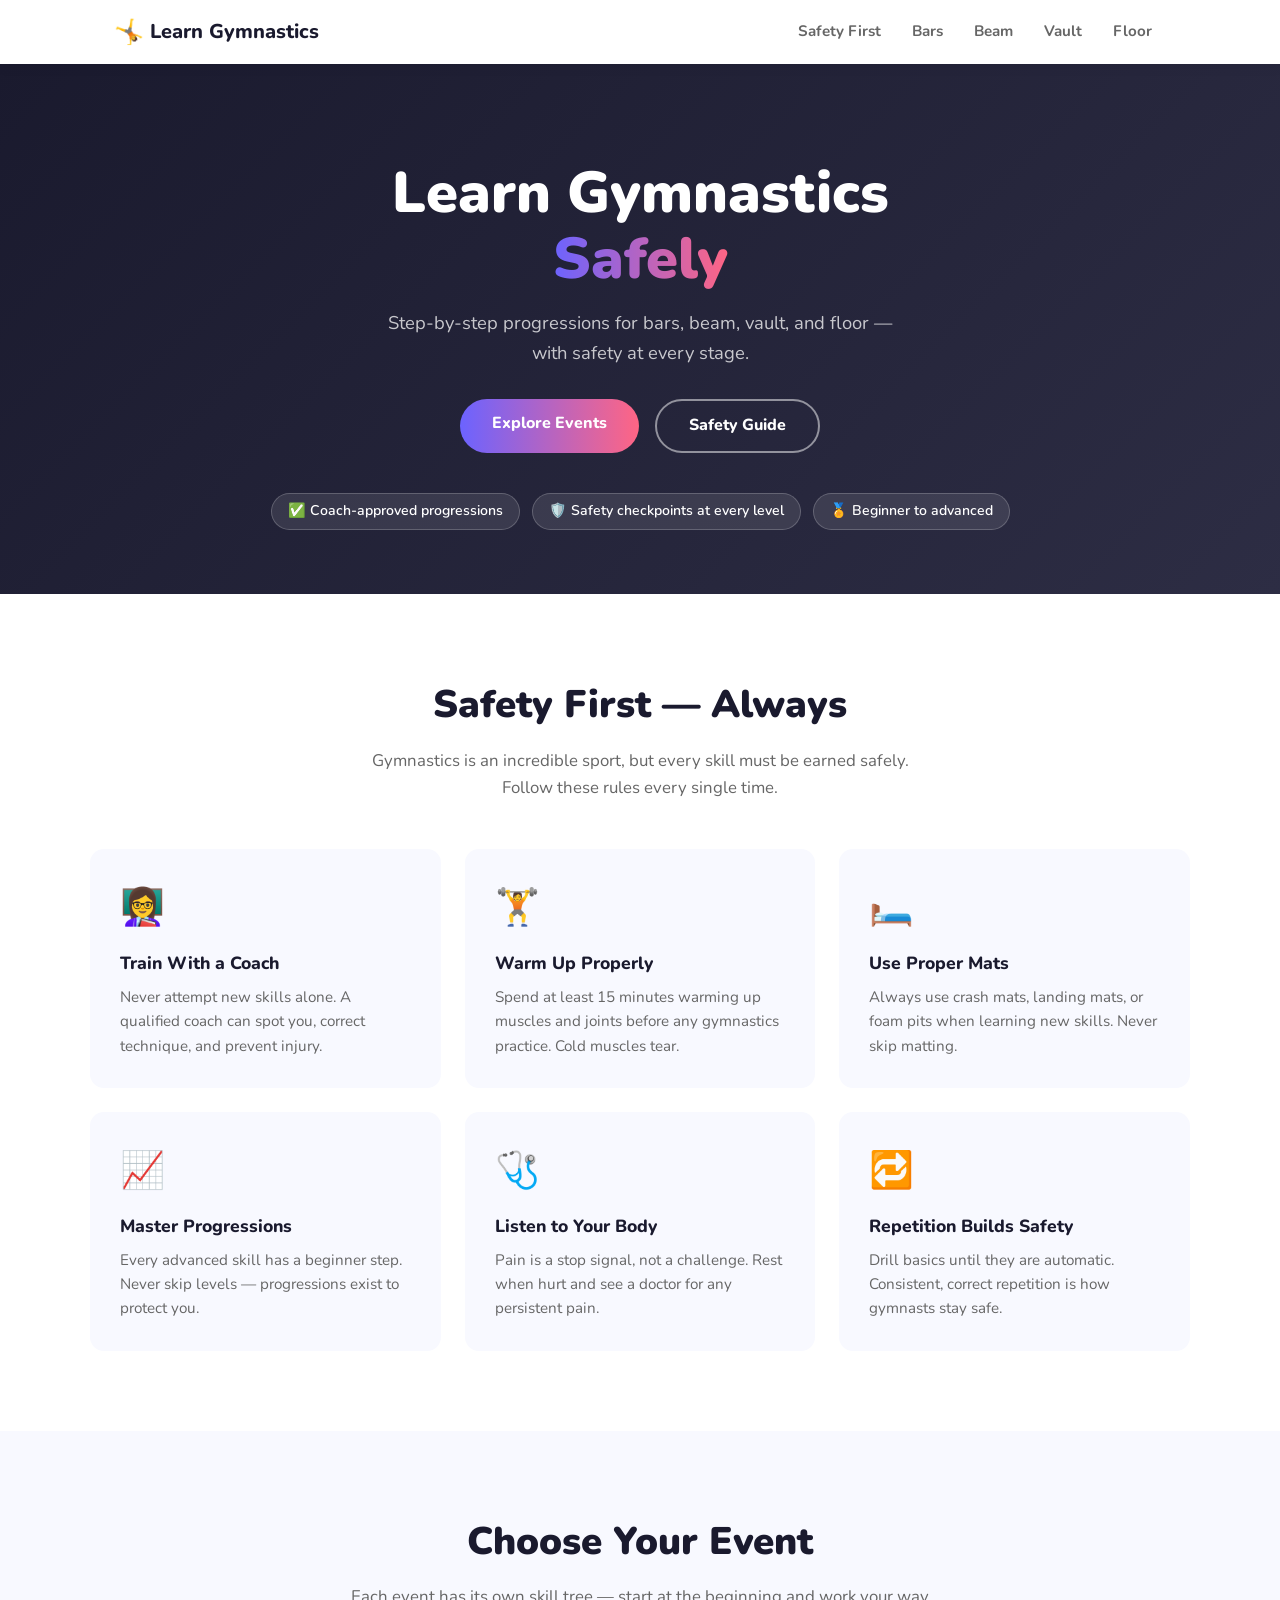
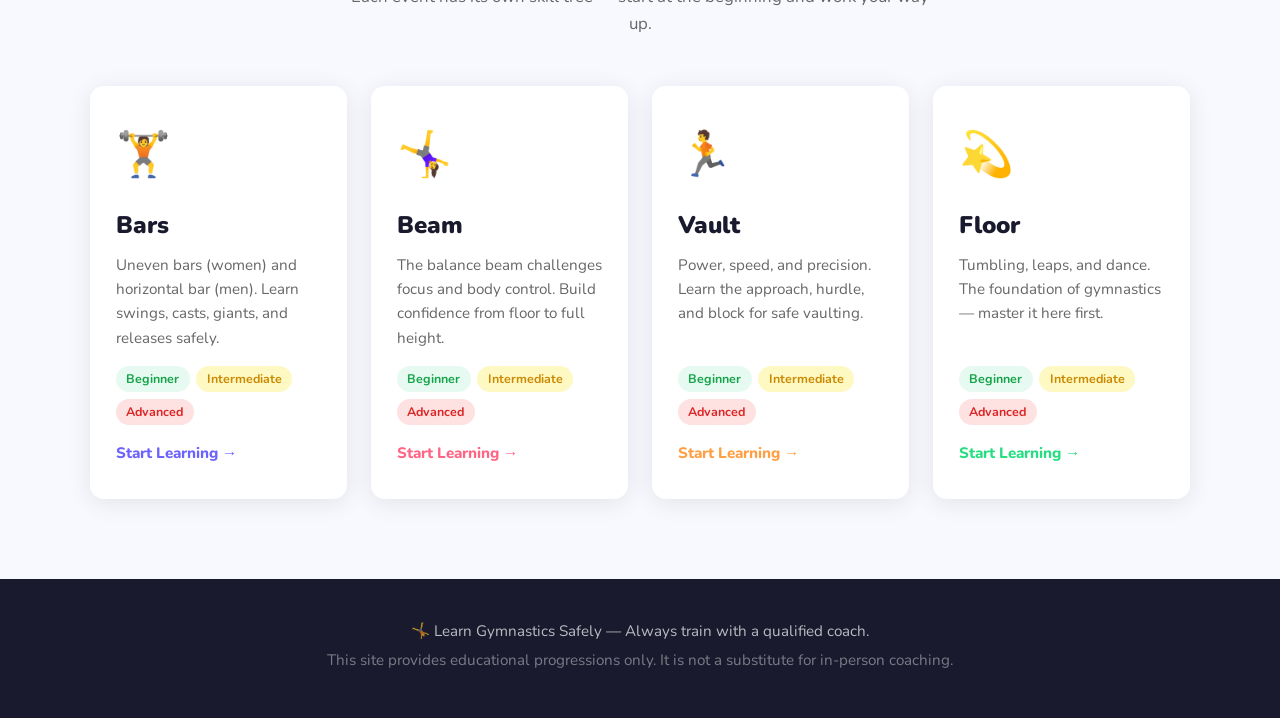
<file: index.html>
<!DOCTYPE html>
<html lang="en">
<head>
  <meta charset="UTF-8" />
  <meta name="viewport" content="width=device-width, initial-scale=1.0" />
  <title>Learn Gymnastics Safely</title>
  <link rel="stylesheet" href="css/style.css" />
  <link rel="preconnect" href="https://fonts.googleapis.com" />
  <link href="https://fonts.googleapis.com/css2?family=Nunito:wght@400;600;700;800;900&display=swap" rel="stylesheet" />
</head>
<body>

  <!-- Navigation -->
  <nav class="navbar" id="navbar">
    <div class="nav-container">
      <a href="index.html" class="nav-logo">
        <span class="logo-icon">🤸</span>
        <span>Learn Gymnastics</span>
      </a>
      <button class="nav-toggle" id="navToggle" aria-label="Toggle menu">
        <span></span><span></span><span></span>
      </button>
      <ul class="nav-links" id="navLinks">
        <li><a href="#safety">Safety First</a></li>
        <li><a href="bars.html" class="event-link bars-link">Bars</a></li>
        <li><a href="beam.html" class="event-link beam-link">Beam</a></li>
        <li><a href="vault.html" class="event-link vault-link">Vault</a></li>
        <li><a href="floor.html" class="event-link floor-link">Floor</a></li>
      </ul>
    </div>
  </nav>

  <!-- Hero -->
  <header class="hero">
    <div class="hero-content">
      <h1>Learn Gymnastics <span class="highlight">Safely</span></h1>
      <p class="hero-sub">Step-by-step progressions for bars, beam, vault, and floor — with safety at every stage.</p>
      <div class="hero-buttons">
        <a href="#events" class="btn btn-primary">Explore Events</a>
        <a href="#safety" class="btn btn-outline">Safety Guide</a>
      </div>
    </div>
    <div class="hero-badges">
      <div class="badge">✅ Coach-approved progressions</div>
      <div class="badge">🛡️ Safety checkpoints at every level</div>
      <div class="badge">🏅 Beginner to advanced</div>
    </div>
  </header>

  <!-- Safety First Section -->
  <section class="section safety-section" id="safety">
    <div class="container">
      <h2 class="section-title">Safety First — Always</h2>
      <p class="section-sub">Gymnastics is an incredible sport, but every skill must be earned safely. Follow these rules every single time.</p>
      <div class="safety-grid">
        <div class="safety-card">
          <div class="safety-icon">👩‍🏫</div>
          <h3>Train With a Coach</h3>
          <p>Never attempt new skills alone. A qualified coach can spot you, correct technique, and prevent injury.</p>
        </div>
        <div class="safety-card">
          <div class="safety-icon">🏋️</div>
          <h3>Warm Up Properly</h3>
          <p>Spend at least 15 minutes warming up muscles and joints before any gymnastics practice. Cold muscles tear.</p>
        </div>
        <div class="safety-card">
          <div class="safety-icon">🛏️</div>
          <h3>Use Proper Mats</h3>
          <p>Always use crash mats, landing mats, or foam pits when learning new skills. Never skip matting.</p>
        </div>
        <div class="safety-card">
          <div class="safety-icon">📈</div>
          <h3>Master Progressions</h3>
          <p>Every advanced skill has a beginner step. Never skip levels — progressions exist to protect you.</p>
        </div>
        <div class="safety-card">
          <div class="safety-icon">🩺</div>
          <h3>Listen to Your Body</h3>
          <p>Pain is a stop signal, not a challenge. Rest when hurt and see a doctor for any persistent pain.</p>
        </div>
        <div class="safety-card">
          <div class="safety-icon">🔁</div>
          <h3>Repetition Builds Safety</h3>
          <p>Drill basics until they are automatic. Consistent, correct repetition is how gymnasts stay safe.</p>
        </div>
      </div>
    </div>
  </section>

  <!-- Events Section -->
  <section class="section events-section" id="events">
    <div class="container">
      <h2 class="section-title">Choose Your Event</h2>
      <p class="section-sub">Each event has its own skill tree — start at the beginning and work your way up.</p>
      <div class="events-grid">

        <a href="bars.html" class="event-card bars-card">
          <div class="event-emoji">🏋️</div>
          <h3>Bars</h3>
          <p>Uneven bars (women) and horizontal bar (men). Learn swings, casts, giants, and releases safely.</p>
          <div class="event-levels">
            <span class="level beginner">Beginner</span>
            <span class="level intermediate">Intermediate</span>
            <span class="level advanced">Advanced</span>
          </div>
          <span class="event-cta">Start Learning →</span>
        </a>

        <a href="beam.html" class="event-card beam-card">
          <div class="event-emoji">🤸‍♀️</div>
          <h3>Beam</h3>
          <p>The balance beam challenges focus and body control. Build confidence from floor to full height.</p>
          <div class="event-levels">
            <span class="level beginner">Beginner</span>
            <span class="level intermediate">Intermediate</span>
            <span class="level advanced">Advanced</span>
          </div>
          <span class="event-cta">Start Learning →</span>
        </a>

        <a href="vault.html" class="event-card vault-card">
          <div class="event-emoji">🏃</div>
          <h3>Vault</h3>
          <p>Power, speed, and precision. Learn the approach, hurdle, and block for safe vaulting.</p>
          <div class="event-levels">
            <span class="level beginner">Beginner</span>
            <span class="level intermediate">Intermediate</span>
            <span class="level advanced">Advanced</span>
          </div>
          <span class="event-cta">Start Learning →</span>
        </a>

        <a href="floor.html" class="event-card floor-card">
          <div class="event-emoji">💫</div>
          <h3>Floor</h3>
          <p>Tumbling, leaps, and dance. The foundation of gymnastics — master it here first.</p>
          <div class="event-levels">
            <span class="level beginner">Beginner</span>
            <span class="level intermediate">Intermediate</span>
            <span class="level advanced">Advanced</span>
          </div>
          <span class="event-cta">Start Learning →</span>
        </a>

      </div>
    </div>
  </section>

  <!-- Footer -->
  <footer class="footer">
    <div class="container">
      <p>🤸 Learn Gymnastics Safely &mdash; Always train with a qualified coach.</p>
      <p class="footer-sub">This site provides educational progressions only. It is not a substitute for in-person coaching.</p>
    </div>
  </footer>

  <script src="js/main.js"></script>
</body>
</html>
</file>
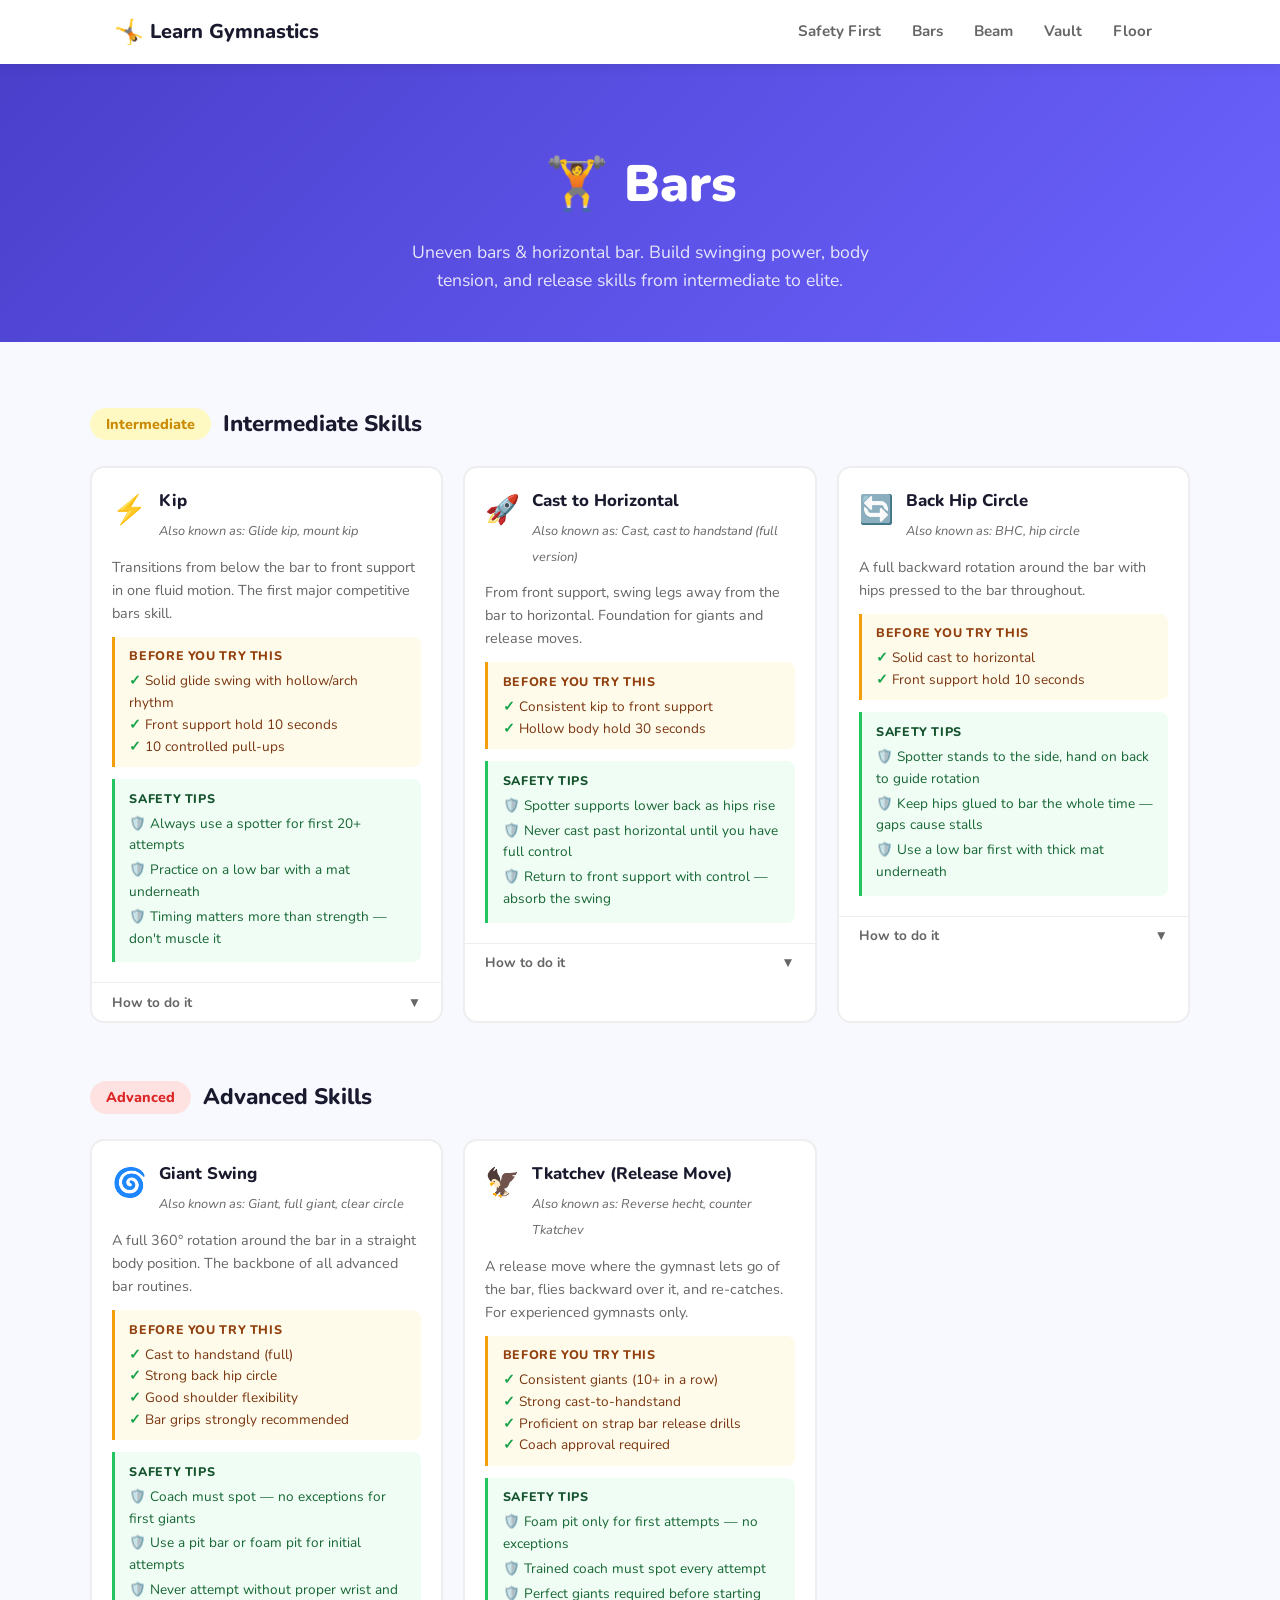
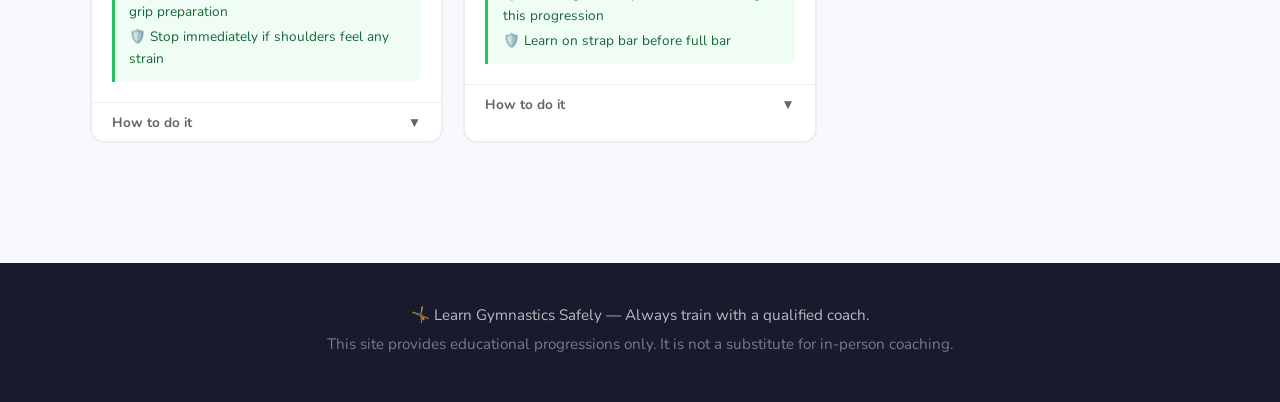
<file: bars.html>
<!DOCTYPE html>
<html lang="en">
<head>
  <meta charset="UTF-8" />
  <meta name="viewport" content="width=device-width, initial-scale=1.0" />
  <title>Bars — Learn Gymnastics Safely</title>
  <link rel="stylesheet" href="css/style.css" />
  <link href="https://fonts.googleapis.com/css2?family=Nunito:wght@400;600;700;800;900&display=swap" rel="stylesheet" />
</head>
<body class="bars-event">

  <nav class="navbar" id="navbar">
    <div class="nav-container">
      <a href="index.html" class="nav-logo">
        <span class="logo-icon">🤸</span>
        <span>Learn Gymnastics</span>
      </a>
      <button class="nav-toggle" id="navToggle" aria-label="Toggle menu">
        <span></span><span></span><span></span>
      </button>
      <ul class="nav-links" id="navLinks">
        <li><a href="index.html#safety">Safety First</a></li>
        <li><a href="bars.html"  class="event-link bars-link">Bars</a></li>
        <li><a href="beam.html"  class="event-link beam-link">Beam</a></li>
        <li><a href="vault.html" class="event-link vault-link">Vault</a></li>
        <li><a href="floor.html" class="event-link floor-link">Floor</a></li>
      </ul>
    </div>
  </nav>

  <header class="event-hero hero-bars">
    <h1>🏋️ Bars</h1>
    <p>Uneven bars & horizontal bar. Build swinging power, body tension, and release skills from intermediate to elite.</p>
  </header>

  <main class="skills-section">
    <div class="container">

      <!-- INTERMEDIATE -->
      <div class="level-group">
        <div class="level-header">
          <span class="level-badge intermediate">Intermediate</span>
          <h2>Intermediate Skills</h2>
        </div>
        <div class="skills-grid">

          <div class="skill-card">
            <div class="skill-card-header">
              <span class="skill-icon">⚡</span>
              <div>
                <h3>Kip</h3>
                <span class="skill-also-known">Also known as: Glide kip, mount kip</span>
              </div>
            </div>
            <div class="skill-body">
              <p class="skill-desc">Transitions from below the bar to front support in one fluid motion. The first major competitive bars skill.</p>
              <div class="prereqs">
                <div class="prereqs-label">Before you try this</div>
                <ul>
                  <li>Solid glide swing with hollow/arch rhythm</li>
                  <li>Front support hold 10 seconds</li>
                  <li>10 controlled pull-ups</li>
                </ul>
              </div>
              <div class="safety-tips">
                <div class="safety-tips-label">Safety Tips</div>
                <ul>
                  <li>Always use a spotter for first 20+ attempts</li>
                  <li>Practice on a low bar with a mat underneath</li>
                  <li>Timing matters more than strength — don't muscle it</li>
                </ul>
              </div>
            </div>
            <button class="skill-toggle">How to do it <span class="arrow">▼</span></button>
            <div class="skill-details">
              <ol class="steps">
                <li>Start with a glide swing — push feet forward on the forward swing.</li>
                <li>As you swing forward, bring toes up to the bar.</li>
                <li>At the moment feet touch the bar, shoot hips up explosively.</li>
                <li>Simultaneously push the bar toward your hips and lean forward.</li>
                <li>Finish in a strong front support with straight arms and tight core.</li>
              </ol>
            </div>
          </div>

          <div class="skill-card">
            <div class="skill-card-header">
              <span class="skill-icon">🚀</span>
              <div>
                <h3>Cast to Horizontal</h3>
                <span class="skill-also-known">Also known as: Cast, cast to handstand (full version)</span>
              </div>
            </div>
            <div class="skill-body">
              <p class="skill-desc">From front support, swing legs away from the bar to horizontal. Foundation for giants and release moves.</p>
              <div class="prereqs">
                <div class="prereqs-label">Before you try this</div>
                <ul>
                  <li>Consistent kip to front support</li>
                  <li>Hollow body hold 30 seconds</li>
                </ul>
              </div>
              <div class="safety-tips">
                <div class="safety-tips-label">Safety Tips</div>
                <ul>
                  <li>Spotter supports lower back as hips rise</li>
                  <li>Never cast past horizontal until you have full control</li>
                  <li>Return to front support with control — absorb the swing</li>
                </ul>
              </div>
            </div>
            <button class="skill-toggle">How to do it <span class="arrow">▼</span></button>
            <div class="skill-details">
              <ol class="steps">
                <li>Start in a front support, arms straight, shoulders over bar.</li>
                <li>Swing legs back and down, then push hips up by pressing the bar.</li>
                <li>Keep core tight, legs together, toes pointed throughout.</li>
                <li>Reach horizontal — body flat — as the first goal.</li>
                <li>Return to front support with control, absorbing the swing.</li>
              </ol>
            </div>
          </div>

          <div class="skill-card">
            <div class="skill-card-header">
              <span class="skill-icon">🔄</span>
              <div>
                <h3>Back Hip Circle</h3>
                <span class="skill-also-known">Also known as: BHC, hip circle</span>
              </div>
            </div>
            <div class="skill-body">
              <p class="skill-desc">A full backward rotation around the bar with hips pressed to the bar throughout.</p>
              <div class="prereqs">
                <div class="prereqs-label">Before you try this</div>
                <ul>
                  <li>Solid cast to horizontal</li>
                  <li>Front support hold 10 seconds</li>
                </ul>
              </div>
              <div class="safety-tips">
                <div class="safety-tips-label">Safety Tips</div>
                <ul>
                  <li>Spotter stands to the side, hand on back to guide rotation</li>
                  <li>Keep hips glued to bar the whole time — gaps cause stalls</li>
                  <li>Use a low bar first with thick mat underneath</li>
                </ul>
              </div>
            </div>
            <button class="skill-toggle">How to do it <span class="arrow">▼</span></button>
            <div class="skill-details">
              <ol class="steps">
                <li>From front support, cast slightly to get momentum.</li>
                <li>As you come back, tip body backward, hips pressed firmly on bar.</li>
                <li>Circle backward — hips stay touching the bar at all times.</li>
                <li>Use core to scoop and close at the bottom to complete rotation.</li>
                <li>Finish in a front support with chest up and arms straight.</li>
              </ol>
            </div>
          </div>

        </div>
      </div>

      <!-- ADVANCED -->
      <div class="level-group">
        <div class="level-header">
          <span class="level-badge advanced">Advanced</span>
          <h2>Advanced Skills</h2>
        </div>
        <div class="skills-grid">

          <div class="skill-card">
            <div class="skill-card-header">
              <span class="skill-icon">🌀</span>
              <div>
                <h3>Giant Swing</h3>
                <span class="skill-also-known">Also known as: Giant, full giant, clear circle</span>
              </div>
            </div>
            <div class="skill-body">
              <p class="skill-desc">A full 360° rotation around the bar in a straight body position. The backbone of all advanced bar routines.</p>
              <div class="prereqs">
                <div class="prereqs-label">Before you try this</div>
                <ul>
                  <li>Cast to handstand (full)</li>
                  <li>Strong back hip circle</li>
                  <li>Good shoulder flexibility</li>
                  <li>Bar grips strongly recommended</li>
                </ul>
              </div>
              <div class="safety-tips">
                <div class="safety-tips-label">Safety Tips</div>
                <ul>
                  <li>Coach must spot — no exceptions for first giants</li>
                  <li>Use a pit bar or foam pit for initial attempts</li>
                  <li>Never attempt without proper wrist and grip preparation</li>
                  <li>Stop immediately if shoulders feel any strain</li>
                </ul>
              </div>
            </div>
            <button class="skill-toggle">How to do it <span class="arrow">▼</span></button>
            <div class="skill-details">
              <ol class="steps">
                <li>Cast to handstand — must reach at least 90% of the way up.</li>
                <li>At the top, keep arms straight and core tight in a slight hollow.</li>
                <li>As you descend on the back side, keep body long and shift to arch.</li>
                <li>Hit the bottom with maximum swing — don't pike or break at hips.</li>
                <li>As you rise on the front side, shift back to hollow and press bar down.</li>
                <li>Finish back at handstand with straight arms. Repeat for multiples.</li>
              </ol>
            </div>
          </div>

          <div class="skill-card">
            <div class="skill-card-header">
              <span class="skill-icon">🦅</span>
              <div>
                <h3>Tkatchev (Release Move)</h3>
                <span class="skill-also-known">Also known as: Reverse hecht, counter Tkatchev</span>
              </div>
            </div>
            <div class="skill-body">
              <p class="skill-desc">A release move where the gymnast lets go of the bar, flies backward over it, and re-catches. For experienced gymnasts only.</p>
              <div class="prereqs">
                <div class="prereqs-label">Before you try this</div>
                <ul>
                  <li>Consistent giants (10+ in a row)</li>
                  <li>Strong cast-to-handstand</li>
                  <li>Proficient on strap bar release drills</li>
                  <li>Coach approval required</li>
                </ul>
              </div>
              <div class="safety-tips">
                <div class="safety-tips-label">Safety Tips</div>
                <ul>
                  <li>Foam pit only for first attempts — no exceptions</li>
                  <li>Trained coach must spot every attempt</li>
                  <li>Perfect giants required before starting this progression</li>
                  <li>Learn on strap bar before full bar</li>
                </ul>
              </div>
            </div>
            <button class="skill-toggle">How to do it <span class="arrow">▼</span></button>
            <div class="skill-details">
              <ol class="steps">
                <li>Build several consecutive giants to get maximum swing.</li>
                <li>On the back swing coming down from handstand, keep body long.</li>
                <li>As you rise on the front side, open shoulders aggressively and push bar away.</li>
                <li>Release and fly backward in straddle or pike over the bar.</li>
                <li>Reach back and re-catch the bar with straight arms.</li>
                <li>Re-catch into a giant swing continuation.</li>
              </ol>
            </div>
          </div>

        </div>
      </div>

    </div>
  </main>

  <footer class="footer">
    <div class="container">
      <p>🤸 Learn Gymnastics Safely &mdash; Always train with a qualified coach.</p>
      <p class="footer-sub">This site provides educational progressions only. It is not a substitute for in-person coaching.</p>
    </div>
  </footer>

  <script src="js/main.js"></script>
</body>
</html>
</file>
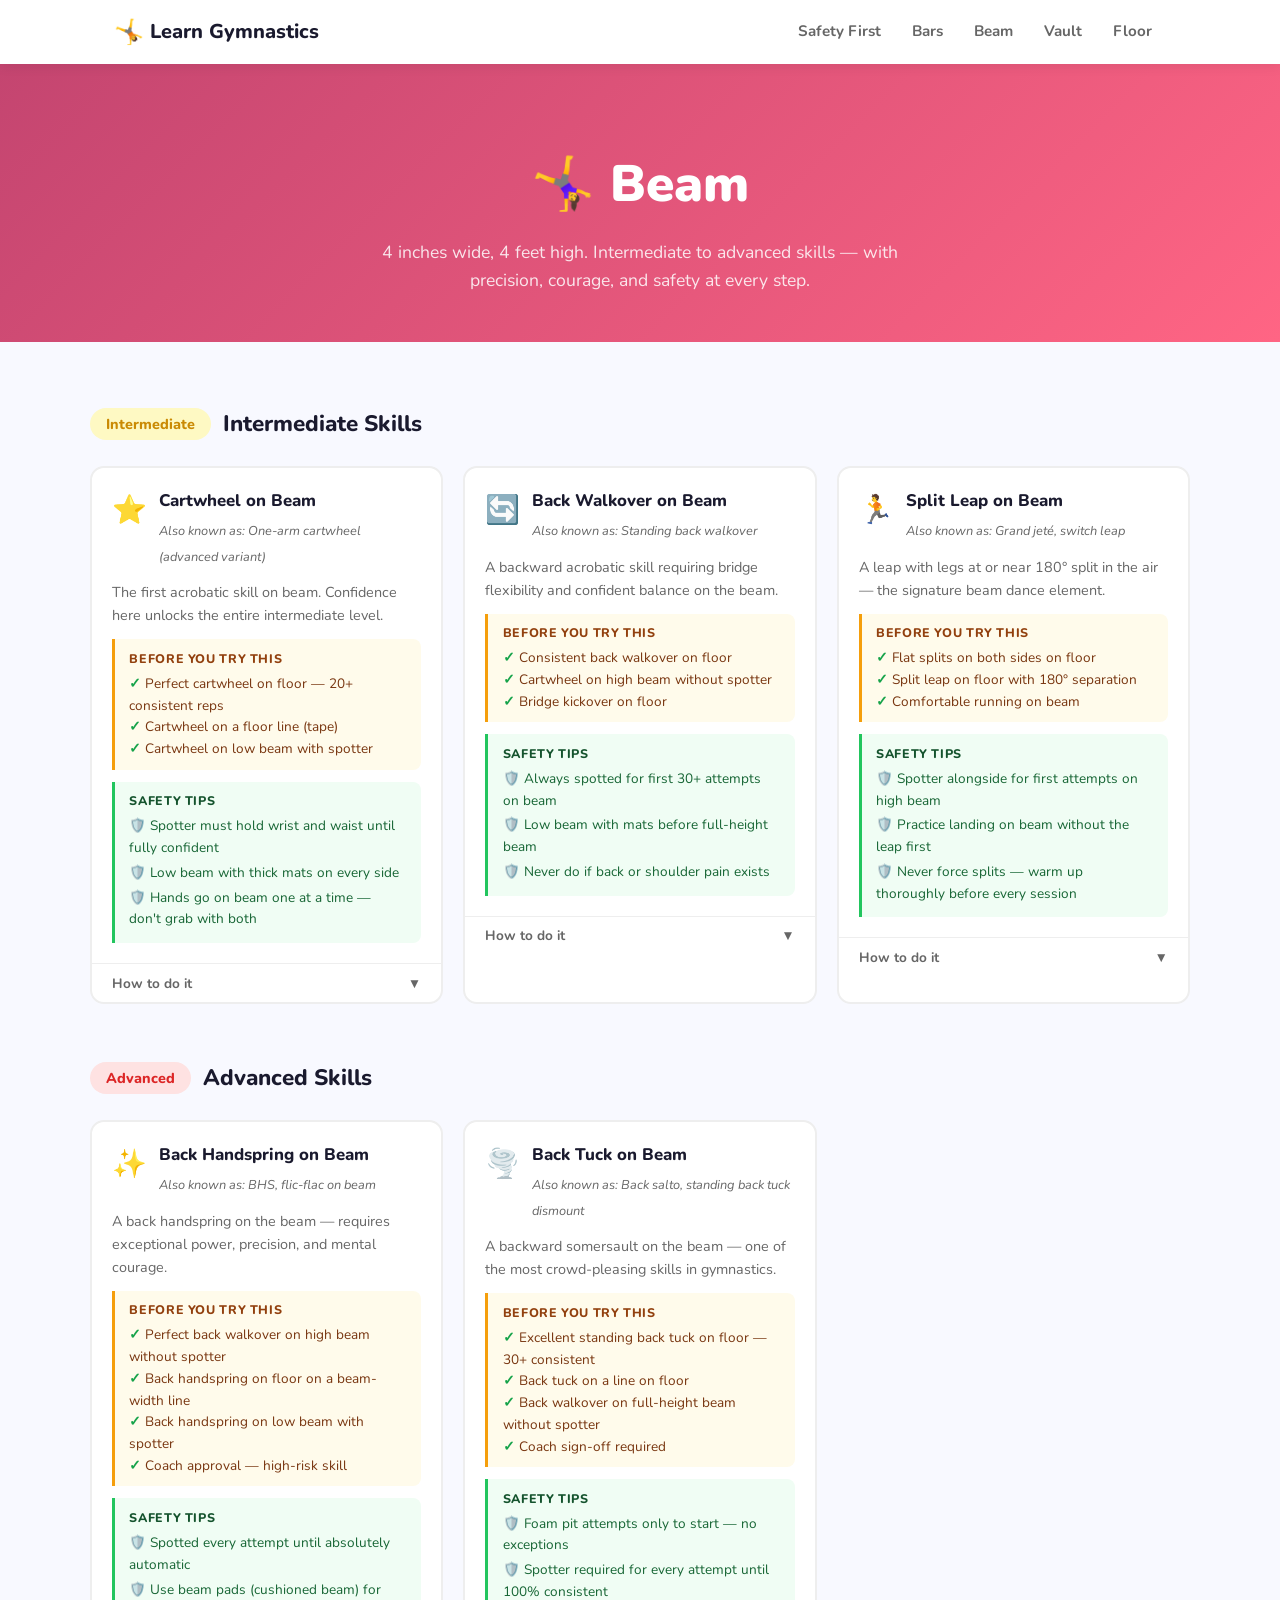
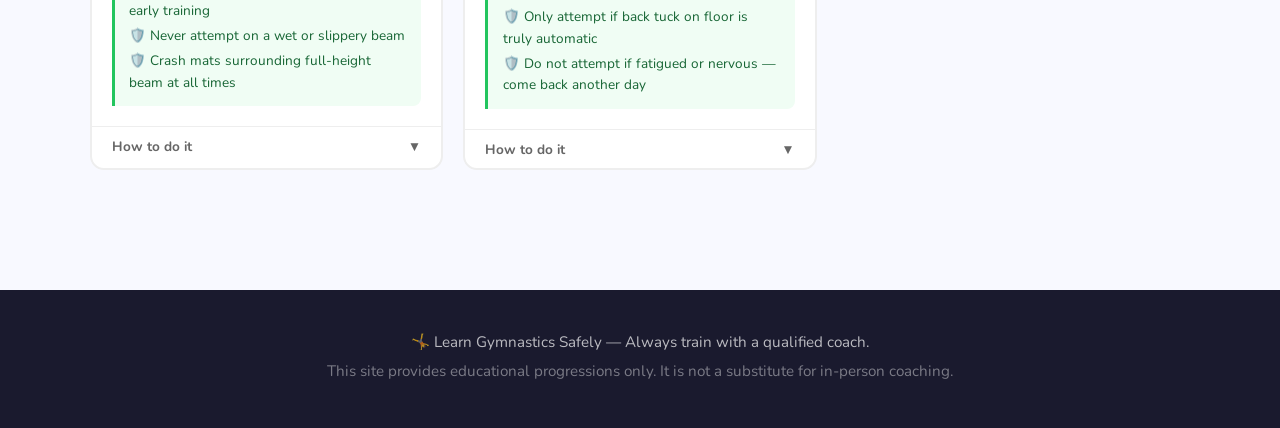
<file: beam.html>
<!DOCTYPE html>
<html lang="en">
<head>
  <meta charset="UTF-8" />
  <meta name="viewport" content="width=device-width, initial-scale=1.0" />
  <title>Beam — Learn Gymnastics Safely</title>
  <link rel="stylesheet" href="css/style.css" />
  <link href="https://fonts.googleapis.com/css2?family=Nunito:wght@400;600;700;800;900&display=swap" rel="stylesheet" />
</head>
<body class="beam-event">

  <nav class="navbar" id="navbar">
    <div class="nav-container">
      <a href="index.html" class="nav-logo">
        <span class="logo-icon">🤸</span>
        <span>Learn Gymnastics</span>
      </a>
      <button class="nav-toggle" id="navToggle" aria-label="Toggle menu">
        <span></span><span></span><span></span>
      </button>
      <ul class="nav-links" id="navLinks">
        <li><a href="index.html#safety">Safety First</a></li>
        <li><a href="bars.html"  class="event-link bars-link">Bars</a></li>
        <li><a href="beam.html"  class="event-link beam-link">Beam</a></li>
        <li><a href="vault.html" class="event-link vault-link">Vault</a></li>
        <li><a href="floor.html" class="event-link floor-link">Floor</a></li>
      </ul>
    </div>
  </nav>

  <header class="event-hero hero-beam">
    <h1>🤸‍♀️ Beam</h1>
    <p>4 inches wide, 4 feet high. Intermediate to advanced skills — with precision, courage, and safety at every step.</p>
  </header>

  <main class="skills-section">
    <div class="container">

      <!-- INTERMEDIATE -->
      <div class="level-group">
        <div class="level-header">
          <span class="level-badge intermediate">Intermediate</span>
          <h2>Intermediate Skills</h2>
        </div>
        <div class="skills-grid">

          <div class="skill-card">
            <div class="skill-card-header">
              <span class="skill-icon">⭐</span>
              <div>
                <h3>Cartwheel on Beam</h3>
                <span class="skill-also-known">Also known as: One-arm cartwheel (advanced variant)</span>
              </div>
            </div>
            <div class="skill-body">
              <p class="skill-desc">The first acrobatic skill on beam. Confidence here unlocks the entire intermediate level.</p>
              <div class="prereqs">
                <div class="prereqs-label">Before you try this</div>
                <ul>
                  <li>Perfect cartwheel on floor — 20+ consistent reps</li>
                  <li>Cartwheel on a floor line (tape)</li>
                  <li>Cartwheel on low beam with spotter</li>
                </ul>
              </div>
              <div class="safety-tips">
                <div class="safety-tips-label">Safety Tips</div>
                <ul>
                  <li>Spotter must hold wrist and waist until fully confident</li>
                  <li>Low beam with thick mats on every side</li>
                  <li>Hands go on beam one at a time — don't grab with both</li>
                </ul>
              </div>
            </div>
            <button class="skill-toggle">How to do it <span class="arrow">▼</span></button>
            <div class="skill-details">
              <ol class="steps">
                <li>Drill on a floor line until it's automatic — no thinking required.</li>
                <li>Move to a low beam. Walk with spotter for the first 10 times.</li>
                <li>Kick into the cartwheel, hands one at a time on the center of beam.</li>
                <li>Look at the beam as each hand contacts it.</li>
                <li>Finish with feet landing on beam one at a time, arms reaching forward.</li>
              </ol>
            </div>
          </div>

          <div class="skill-card">
            <div class="skill-card-header">
              <span class="skill-icon">🔄</span>
              <div>
                <h3>Back Walkover on Beam</h3>
                <span class="skill-also-known">Also known as: Standing back walkover</span>
              </div>
            </div>
            <div class="skill-body">
              <p class="skill-desc">A backward acrobatic skill requiring bridge flexibility and confident balance on the beam.</p>
              <div class="prereqs">
                <div class="prereqs-label">Before you try this</div>
                <ul>
                  <li>Consistent back walkover on floor</li>
                  <li>Cartwheel on high beam without spotter</li>
                  <li>Bridge kickover on floor</li>
                </ul>
              </div>
              <div class="safety-tips">
                <div class="safety-tips-label">Safety Tips</div>
                <ul>
                  <li>Always spotted for first 30+ attempts on beam</li>
                  <li>Low beam with mats before full-height beam</li>
                  <li>Never do if back or shoulder pain exists</li>
                </ul>
              </div>
            </div>
            <button class="skill-toggle">How to do it <span class="arrow">▼</span></button>
            <div class="skill-details">
              <ol class="steps">
                <li>Stand on one foot, lift the other leg to a high relevé.</li>
                <li>Reach arms back overhead and arch gently into a back bend.</li>
                <li>Place hands on beam one at a time.</li>
                <li>Kick the back leg up and over, splitting legs as you go.</li>
                <li>Land one foot then the second, finishing in a lunge.</li>
              </ol>
            </div>
          </div>

          <div class="skill-card">
            <div class="skill-card-header">
              <span class="skill-icon">🏃</span>
              <div>
                <h3>Split Leap on Beam</h3>
                <span class="skill-also-known">Also known as: Grand jeté, switch leap</span>
              </div>
            </div>
            <div class="skill-body">
              <p class="skill-desc">A leap with legs at or near 180° split in the air — the signature beam dance element.</p>
              <div class="prereqs">
                <div class="prereqs-label">Before you try this</div>
                <ul>
                  <li>Flat splits on both sides on floor</li>
                  <li>Split leap on floor with 180° separation</li>
                  <li>Comfortable running on beam</li>
                </ul>
              </div>
              <div class="safety-tips">
                <div class="safety-tips-label">Safety Tips</div>
                <ul>
                  <li>Spotter alongside for first attempts on high beam</li>
                  <li>Practice landing on beam without the leap first</li>
                  <li>Never force splits — warm up thoroughly before every session</li>
                </ul>
              </div>
            </div>
            <button class="skill-toggle">How to do it <span class="arrow">▼</span></button>
            <div class="skill-details">
              <ol class="steps">
                <li>Build momentum with 2–3 run steps on beam.</li>
                <li>Hurdle onto one foot and swing the back leg forward explosively.</li>
                <li>Jump up off the front foot as the back leg reaches max height.</li>
                <li>Reach both legs to full split in the air.</li>
                <li>Land on the front foot with bent knee, then bring feet together.</li>
              </ol>
            </div>
          </div>

        </div>
      </div>

      <!-- ADVANCED -->
      <div class="level-group">
        <div class="level-header">
          <span class="level-badge advanced">Advanced</span>
          <h2>Advanced Skills</h2>
        </div>
        <div class="skills-grid">

          <div class="skill-card">
            <div class="skill-card-header">
              <span class="skill-icon">✨</span>
              <div>
                <h3>Back Handspring on Beam</h3>
                <span class="skill-also-known">Also known as: BHS, flic-flac on beam</span>
              </div>
            </div>
            <div class="skill-body">
              <p class="skill-desc">A back handspring on the beam — requires exceptional power, precision, and mental courage.</p>
              <div class="prereqs">
                <div class="prereqs-label">Before you try this</div>
                <ul>
                  <li>Perfect back walkover on high beam without spotter</li>
                  <li>Back handspring on floor on a beam-width line</li>
                  <li>Back handspring on low beam with spotter</li>
                  <li>Coach approval — high-risk skill</li>
                </ul>
              </div>
              <div class="safety-tips">
                <div class="safety-tips-label">Safety Tips</div>
                <ul>
                  <li>Spotted every attempt until absolutely automatic</li>
                  <li>Use beam pads (cushioned beam) for early training</li>
                  <li>Never attempt on a wet or slippery beam</li>
                  <li>Crash mats surrounding full-height beam at all times</li>
                </ul>
              </div>
            </div>
            <button class="skill-toggle">How to do it <span class="arrow">▼</span></button>
            <div class="skill-details">
              <ol class="steps">
                <li>Start with a consistent back walkover — this teaches hand placement.</li>
                <li>From a stand, reach back and jump, pushing hips over head quickly.</li>
                <li>Hands hit beam simultaneously, centered and firm.</li>
                <li>Snap feet over and land together on the beam.</li>
                <li>Immediately connect to next skill or hold for a stick.</li>
              </ol>
            </div>
          </div>

          <div class="skill-card">
            <div class="skill-card-header">
              <span class="skill-icon">🌪️</span>
              <div>
                <h3>Back Tuck on Beam</h3>
                <span class="skill-also-known">Also known as: Back salto, standing back tuck dismount</span>
              </div>
            </div>
            <div class="skill-body">
              <p class="skill-desc">A backward somersault on the beam — one of the most crowd-pleasing skills in gymnastics.</p>
              <div class="prereqs">
                <div class="prereqs-label">Before you try this</div>
                <ul>
                  <li>Excellent standing back tuck on floor — 30+ consistent</li>
                  <li>Back tuck on a line on floor</li>
                  <li>Back walkover on full-height beam without spotter</li>
                  <li>Coach sign-off required</li>
                </ul>
              </div>
              <div class="safety-tips">
                <div class="safety-tips-label">Safety Tips</div>
                <ul>
                  <li>Foam pit attempts only to start — no exceptions</li>
                  <li>Spotter required for every attempt until 100% consistent</li>
                  <li>Only attempt if back tuck on floor is truly automatic</li>
                  <li>Do not attempt if fatigued or nervous — come back another day</li>
                </ul>
              </div>
            </div>
            <button class="skill-toggle">How to do it <span class="arrow">▼</span></button>
            <div class="skill-details">
              <ol class="steps">
                <li>Stand near center of beam, feet together, arms by sides.</li>
                <li>Swing arms up and bend knees for a small dip (countermovement).</li>
                <li>Jump straight up — not backward — arms lifting overhead.</li>
                <li>Pull knees tight to chest and tuck chin slightly.</li>
                <li>Spot the beam as you rotate and open for landing.</li>
                <li>Land both feet on beam simultaneously with bent knees.</li>
              </ol>
            </div>
          </div>

        </div>
      </div>

    </div>
  </main>

  <footer class="footer">
    <div class="container">
      <p>🤸 Learn Gymnastics Safely &mdash; Always train with a qualified coach.</p>
      <p class="footer-sub">This site provides educational progressions only. It is not a substitute for in-person coaching.</p>
    </div>
  </footer>

  <script src="js/main.js"></script>
</body>
</html>
</file>
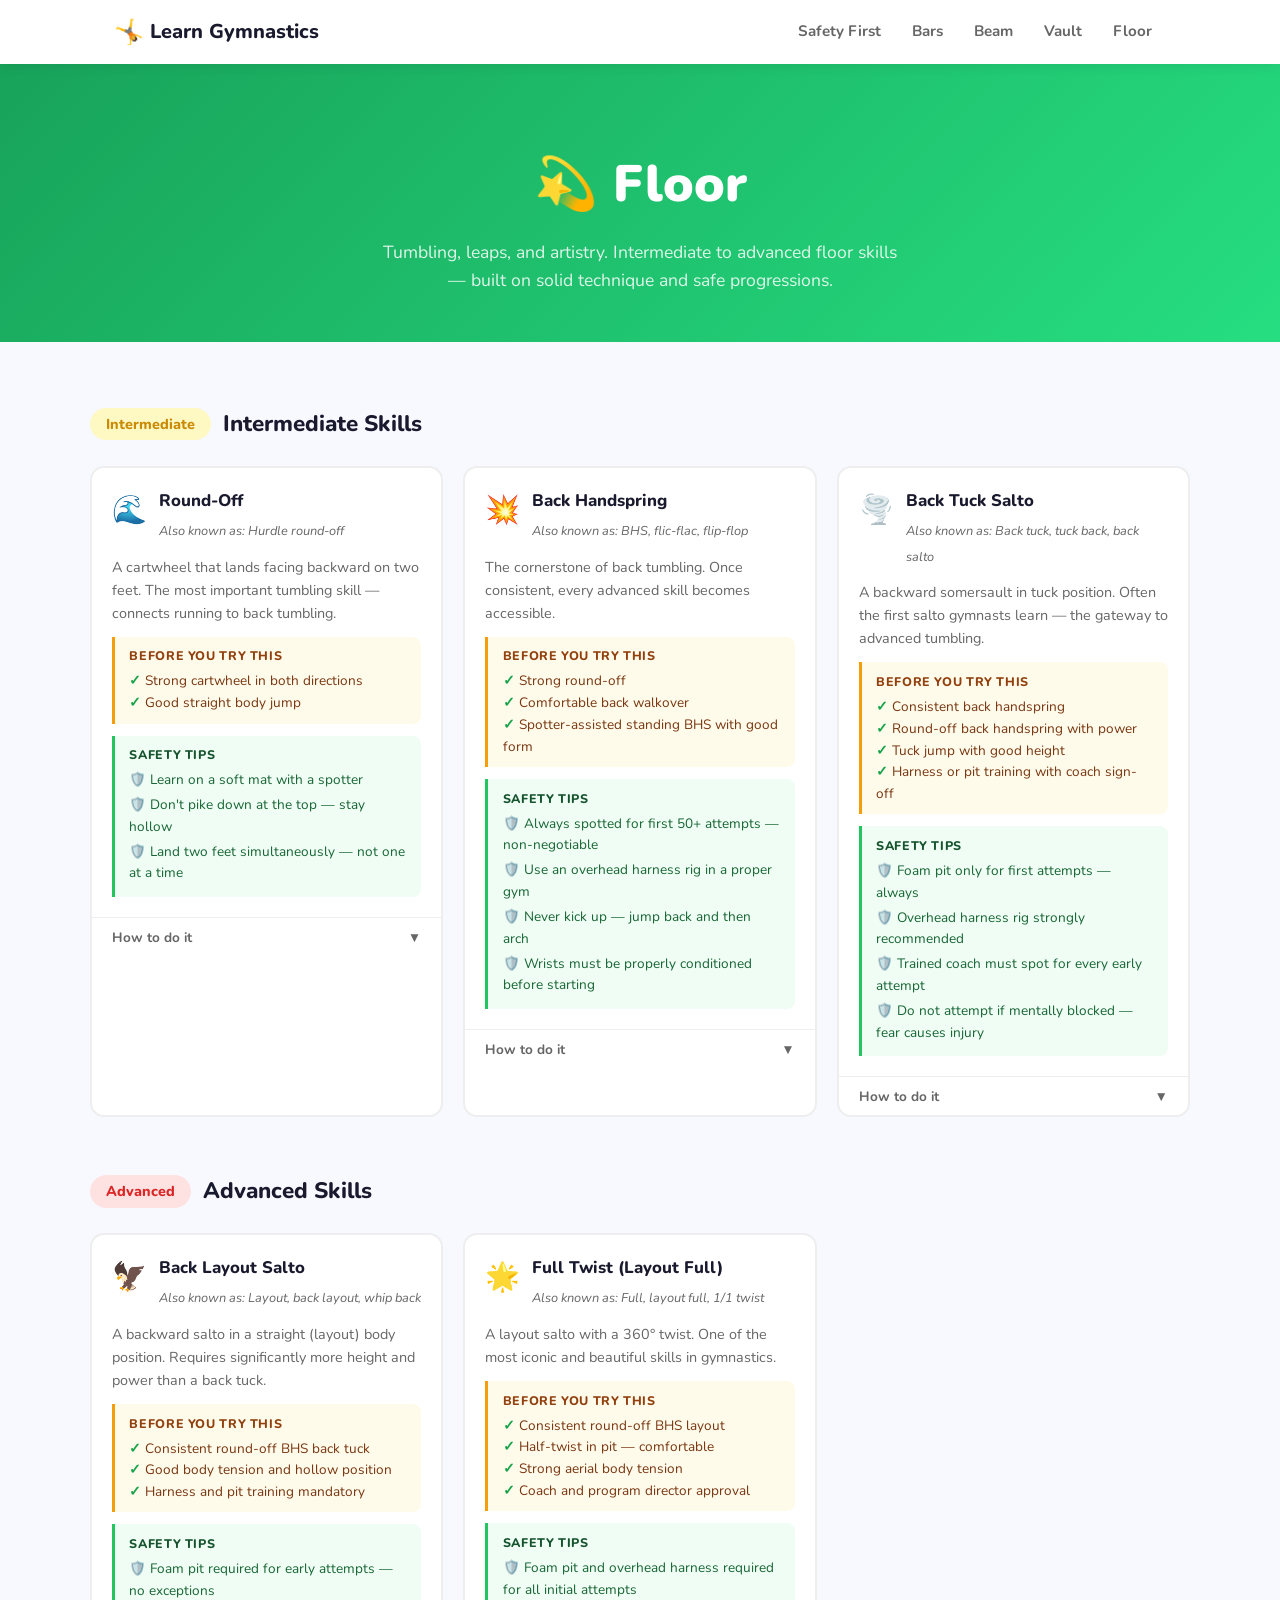
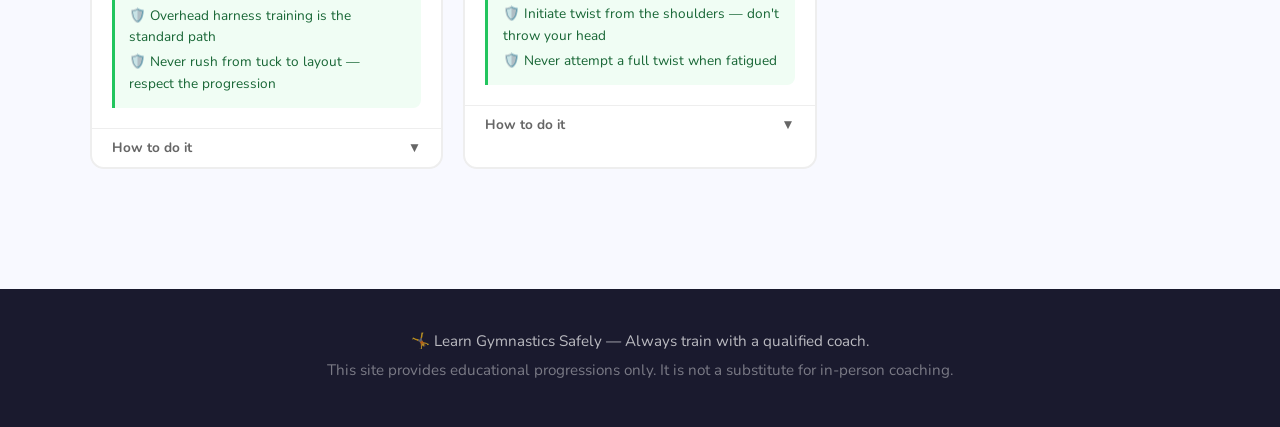
<file: floor.html>
<!DOCTYPE html>
<html lang="en">
<head>
  <meta charset="UTF-8" />
  <meta name="viewport" content="width=device-width, initial-scale=1.0" />
  <title>Floor — Learn Gymnastics Safely</title>
  <link rel="stylesheet" href="css/style.css" />
  <link href="https://fonts.googleapis.com/css2?family=Nunito:wght@400;600;700;800;900&display=swap" rel="stylesheet" />
</head>
<body class="floor-event">

  <nav class="navbar" id="navbar">
    <div class="nav-container">
      <a href="index.html" class="nav-logo">
        <span class="logo-icon">🤸</span>
        <span>Learn Gymnastics</span>
      </a>
      <button class="nav-toggle" id="navToggle" aria-label="Toggle menu">
        <span></span><span></span><span></span>
      </button>
      <ul class="nav-links" id="navLinks">
        <li><a href="index.html#safety">Safety First</a></li>
        <li><a href="bars.html"  class="event-link bars-link">Bars</a></li>
        <li><a href="beam.html"  class="event-link beam-link">Beam</a></li>
        <li><a href="vault.html" class="event-link vault-link">Vault</a></li>
        <li><a href="floor.html" class="event-link floor-link">Floor</a></li>
      </ul>
    </div>
  </nav>

  <header class="event-hero hero-floor">
    <h1>💫 Floor</h1>
    <p>Tumbling, leaps, and artistry. Intermediate to advanced floor skills — built on solid technique and safe progressions.</p>
  </header>

  <main class="skills-section">
    <div class="container">

      <!-- INTERMEDIATE -->
      <div class="level-group">
        <div class="level-header">
          <span class="level-badge intermediate">Intermediate</span>
          <h2>Intermediate Skills</h2>
        </div>
        <div class="skills-grid">

          <div class="skill-card">
            <div class="skill-card-header">
              <span class="skill-icon">🌊</span>
              <div>
                <h3>Round-Off</h3>
                <span class="skill-also-known">Also known as: Hurdle round-off</span>
              </div>
            </div>
            <div class="skill-body">
              <p class="skill-desc">A cartwheel that lands facing backward on two feet. The most important tumbling skill — connects running to back tumbling.</p>
              <div class="prereqs">
                <div class="prereqs-label">Before you try this</div>
                <ul>
                  <li>Strong cartwheel in both directions</li>
                  <li>Good straight body jump</li>
                </ul>
              </div>
              <div class="safety-tips">
                <div class="safety-tips-label">Safety Tips</div>
                <ul>
                  <li>Learn on a soft mat with a spotter</li>
                  <li>Don't pike down at the top — stay hollow</li>
                  <li>Land two feet simultaneously — not one at a time</li>
                </ul>
              </div>
            </div>
            <button class="skill-toggle">How to do it <span class="arrow">▼</span></button>
            <div class="skill-details">
              <ol class="steps">
                <li>Run 3–4 steps, hurdle onto one foot.</li>
                <li>Kick into a cartwheel but place both hands together on the mat.</li>
                <li>As legs come over, snap them down together — closing the body.</li>
                <li>Push off mat with both hands to generate backward rebound.</li>
                <li>Land two-footed facing the direction you came from, arms up.</li>
              </ol>
            </div>
          </div>

          <div class="skill-card">
            <div class="skill-card-header">
              <span class="skill-icon">💥</span>
              <div>
                <h3>Back Handspring</h3>
                <span class="skill-also-known">Also known as: BHS, flic-flac, flip-flop</span>
              </div>
            </div>
            <div class="skill-body">
              <p class="skill-desc">The cornerstone of back tumbling. Once consistent, every advanced skill becomes accessible.</p>
              <div class="prereqs">
                <div class="prereqs-label">Before you try this</div>
                <ul>
                  <li>Strong round-off</li>
                  <li>Comfortable back walkover</li>
                  <li>Spotter-assisted standing BHS with good form</li>
                </ul>
              </div>
              <div class="safety-tips">
                <div class="safety-tips-label">Safety Tips</div>
                <ul>
                  <li>Always spotted for first 50+ attempts — non-negotiable</li>
                  <li>Use an overhead harness rig in a proper gym</li>
                  <li>Never kick up — jump back and then arch</li>
                  <li>Wrists must be properly conditioned before starting</li>
                </ul>
              </div>
            </div>
            <button class="skill-toggle">How to do it <span class="arrow">▼</span></button>
            <div class="skill-details">
              <ol class="steps">
                <li>Stand with arms by sides, bend knees slightly (dip).</li>
                <li>Swing arms and jump backward and upward — not straight back.</li>
                <li>Arch body as you leave ground, arms reaching overhead.</li>
                <li>Hands contact mat simultaneously — push fast.</li>
                <li>Snap feet over quickly, landing with bent knees and arms up.</li>
              </ol>
            </div>
          </div>

          <div class="skill-card">
            <div class="skill-card-header">
              <span class="skill-icon">🌪️</span>
              <div>
                <h3>Back Tuck Salto</h3>
                <span class="skill-also-known">Also known as: Back tuck, tuck back, back salto</span>
              </div>
            </div>
            <div class="skill-body">
              <p class="skill-desc">A backward somersault in tuck position. Often the first salto gymnasts learn — the gateway to advanced tumbling.</p>
              <div class="prereqs">
                <div class="prereqs-label">Before you try this</div>
                <ul>
                  <li>Consistent back handspring</li>
                  <li>Round-off back handspring with power</li>
                  <li>Tuck jump with good height</li>
                  <li>Harness or pit training with coach sign-off</li>
                </ul>
              </div>
              <div class="safety-tips">
                <div class="safety-tips-label">Safety Tips</div>
                <ul>
                  <li>Foam pit only for first attempts — always</li>
                  <li>Overhead harness rig strongly recommended</li>
                  <li>Trained coach must spot for every early attempt</li>
                  <li>Do not attempt if mentally blocked — fear causes injury</li>
                </ul>
              </div>
            </div>
            <button class="skill-toggle">How to do it <span class="arrow">▼</span></button>
            <div class="skill-details">
              <ol class="steps">
                <li>From round-off BHS, punch off two feet — jumping straight UP.</li>
                <li>At peak height, pull knees tight to chest and grab shins.</li>
                <li>Tuck chin slightly — don't throw your head back.</li>
                <li>Spot the floor as you rotate — open when you see the mat.</li>
                <li>Land two-footed with bent knees. Stick!</li>
              </ol>
            </div>
          </div>

        </div>
      </div>

      <!-- ADVANCED -->
      <div class="level-group">
        <div class="level-header">
          <span class="level-badge advanced">Advanced</span>
          <h2>Advanced Skills</h2>
        </div>
        <div class="skills-grid">

          <div class="skill-card">
            <div class="skill-card-header">
              <span class="skill-icon">🦅</span>
              <div>
                <h3>Back Layout Salto</h3>
                <span class="skill-also-known">Also known as: Layout, back layout, whip back</span>
              </div>
            </div>
            <div class="skill-body">
              <p class="skill-desc">A backward salto in a straight (layout) body position. Requires significantly more height and power than a back tuck.</p>
              <div class="prereqs">
                <div class="prereqs-label">Before you try this</div>
                <ul>
                  <li>Consistent round-off BHS back tuck</li>
                  <li>Good body tension and hollow position</li>
                  <li>Harness and pit training mandatory</li>
                </ul>
              </div>
              <div class="safety-tips">
                <div class="safety-tips-label">Safety Tips</div>
                <ul>
                  <li>Foam pit required for early attempts — no exceptions</li>
                  <li>Overhead harness training is the standard path</li>
                  <li>Never rush from tuck to layout — respect the progression</li>
                </ul>
              </div>
            </div>
            <button class="skill-toggle">How to do it <span class="arrow">▼</span></button>
            <div class="skill-details">
              <ol class="steps">
                <li>Run, round-off, back handspring — building maximum power.</li>
                <li>Punch off two feet, driving arms up aggressively.</li>
                <li>Keep body long and tight — do NOT tuck.</li>
                <li>Head neutral, arms by sides or overhead.</li>
                <li>Rotate in a tight hollow body position.</li>
                <li>Open eyes, spot the floor, land with bent knees.</li>
              </ol>
            </div>
          </div>

          <div class="skill-card">
            <div class="skill-card-header">
              <span class="skill-icon">🌟</span>
              <div>
                <h3>Full Twist (Layout Full)</h3>
                <span class="skill-also-known">Also known as: Full, layout full, 1/1 twist</span>
              </div>
            </div>
            <div class="skill-body">
              <p class="skill-desc">A layout salto with a 360° twist. One of the most iconic and beautiful skills in gymnastics.</p>
              <div class="prereqs">
                <div class="prereqs-label">Before you try this</div>
                <ul>
                  <li>Consistent round-off BHS layout</li>
                  <li>Half-twist in pit — comfortable</li>
                  <li>Strong aerial body tension</li>
                  <li>Coach and program director approval</li>
                </ul>
              </div>
              <div class="safety-tips">
                <div class="safety-tips-label">Safety Tips</div>
                <ul>
                  <li>Foam pit and overhead harness required for all initial attempts</li>
                  <li>Initiate twist from the shoulders — don't throw your head</li>
                  <li>Never attempt a full twist when fatigued</li>
                </ul>
              </div>
            </div>
            <button class="skill-toggle">How to do it <span class="arrow">▼</span></button>
            <div class="skill-details">
              <ol class="steps">
                <li>Execute a powerful round-off BHS into the punch.</li>
                <li>Jump and initiate layout rotation — body stays long.</li>
                <li>At the top of the flip, pull one arm across body to start the twist.</li>
                <li>Keep body tight in layout throughout the twist.</li>
                <li>Spot the floor as you complete the twist.</li>
                <li>Open arms to slow rotation, land two-footed and stick.</li>
              </ol>
            </div>
          </div>

        </div>
      </div>

    </div>
  </main>

  <footer class="footer">
    <div class="container">
      <p>🤸 Learn Gymnastics Safely &mdash; Always train with a qualified coach.</p>
      <p class="footer-sub">This site provides educational progressions only. It is not a substitute for in-person coaching.</p>
    </div>
  </footer>

  <script src="js/main.js"></script>
</body>
</html>
</file>
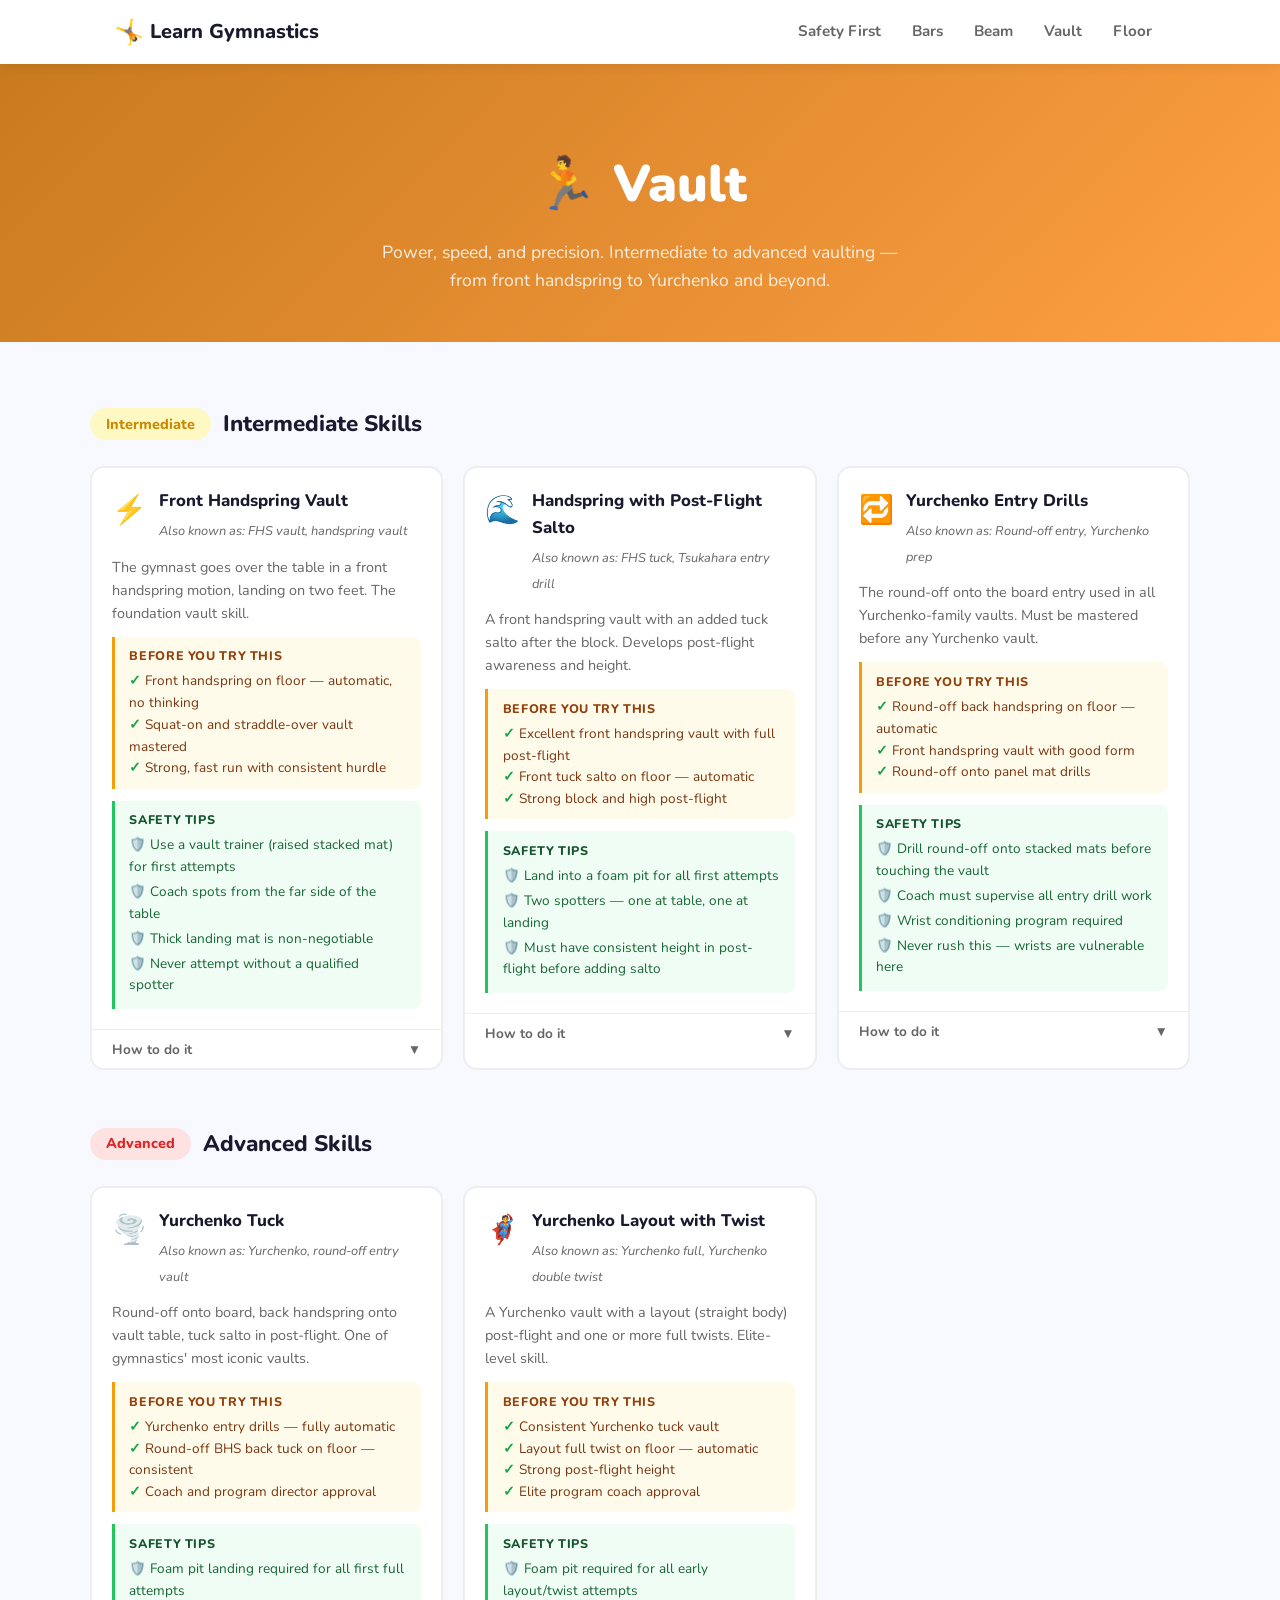
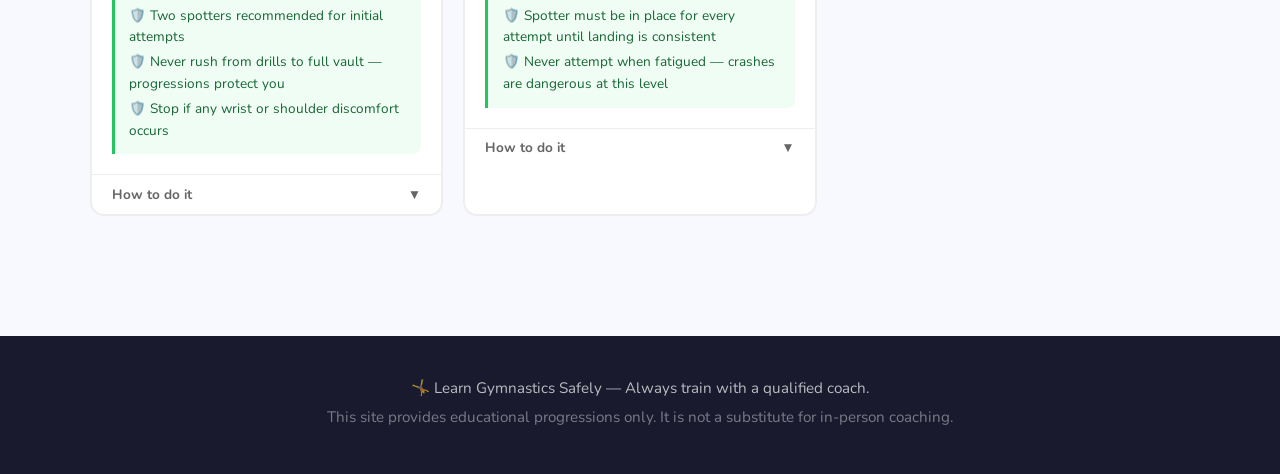
<file: vault.html>
<!DOCTYPE html>
<html lang="en">
<head>
  <meta charset="UTF-8" />
  <meta name="viewport" content="width=device-width, initial-scale=1.0" />
  <title>Vault — Learn Gymnastics Safely</title>
  <link rel="stylesheet" href="css/style.css" />
  <link href="https://fonts.googleapis.com/css2?family=Nunito:wght@400;600;700;800;900&display=swap" rel="stylesheet" />
</head>
<body class="vault-event">

  <nav class="navbar" id="navbar">
    <div class="nav-container">
      <a href="index.html" class="nav-logo">
        <span class="logo-icon">🤸</span>
        <span>Learn Gymnastics</span>
      </a>
      <button class="nav-toggle" id="navToggle" aria-label="Toggle menu">
        <span></span><span></span><span></span>
      </button>
      <ul class="nav-links" id="navLinks">
        <li><a href="index.html#safety">Safety First</a></li>
        <li><a href="bars.html"  class="event-link bars-link">Bars</a></li>
        <li><a href="beam.html"  class="event-link beam-link">Beam</a></li>
        <li><a href="vault.html" class="event-link vault-link">Vault</a></li>
        <li><a href="floor.html" class="event-link floor-link">Floor</a></li>
      </ul>
    </div>
  </nav>

  <header class="event-hero hero-vault">
    <h1>🏃 Vault</h1>
    <p>Power, speed, and precision. Intermediate to advanced vaulting — from front handspring to Yurchenko and beyond.</p>
  </header>

  <main class="skills-section">
    <div class="container">

      <!-- INTERMEDIATE -->
      <div class="level-group">
        <div class="level-header">
          <span class="level-badge intermediate">Intermediate</span>
          <h2>Intermediate Skills</h2>
        </div>
        <div class="skills-grid">

          <div class="skill-card">
            <div class="skill-card-header">
              <span class="skill-icon">⚡</span>
              <div>
                <h3>Front Handspring Vault</h3>
                <span class="skill-also-known">Also known as: FHS vault, handspring vault</span>
              </div>
            </div>
            <div class="skill-body">
              <p class="skill-desc">The gymnast goes over the table in a front handspring motion, landing on two feet. The foundation vault skill.</p>
              <div class="prereqs">
                <div class="prereqs-label">Before you try this</div>
                <ul>
                  <li>Front handspring on floor — automatic, no thinking</li>
                  <li>Squat-on and straddle-over vault mastered</li>
                  <li>Strong, fast run with consistent hurdle</li>
                </ul>
              </div>
              <div class="safety-tips">
                <div class="safety-tips-label">Safety Tips</div>
                <ul>
                  <li>Use a vault trainer (raised stacked mat) for first attempts</li>
                  <li>Coach spots from the far side of the table</li>
                  <li>Thick landing mat is non-negotiable</li>
                  <li>Never attempt without a qualified spotter</li>
                </ul>
              </div>
            </div>
            <button class="skill-toggle">How to do it <span class="arrow">▼</span></button>
            <div class="skill-details">
              <ol class="steps">
                <li>Build a fast, consistent run and powerful hurdle.</li>
                <li>From the board, push off with straight body and arms reaching to vault.</li>
                <li>Hands contact vault table simultaneously — push hard and fast.</li>
                <li>The block happens in under 0.1 seconds — practice on a wall first.</li>
                <li>Body rises over the table, hips over shoulders.</li>
                <li>Open and land with bent knees, arms forward, feet together.</li>
              </ol>
            </div>
          </div>

          <div class="skill-card">
            <div class="skill-card-header">
              <span class="skill-icon">🌊</span>
              <div>
                <h3>Handspring with Post-Flight Salto</h3>
                <span class="skill-also-known">Also known as: FHS tuck, Tsukahara entry drill</span>
              </div>
            </div>
            <div class="skill-body">
              <p class="skill-desc">A front handspring vault with an added tuck salto after the block. Develops post-flight awareness and height.</p>
              <div class="prereqs">
                <div class="prereqs-label">Before you try this</div>
                <ul>
                  <li>Excellent front handspring vault with full post-flight</li>
                  <li>Front tuck salto on floor — automatic</li>
                  <li>Strong block and high post-flight</li>
                </ul>
              </div>
              <div class="safety-tips">
                <div class="safety-tips-label">Safety Tips</div>
                <ul>
                  <li>Land into a foam pit for all first attempts</li>
                  <li>Two spotters — one at table, one at landing</li>
                  <li>Must have consistent height in post-flight before adding salto</li>
                </ul>
              </div>
            </div>
            <button class="skill-toggle">How to do it <span class="arrow">▼</span></button>
            <div class="skill-details">
              <ol class="steps">
                <li>Execute a powerful front handspring vault with maximum post-flight.</li>
                <li>As you rise off the table, immediately bring knees to chest.</li>
                <li>Tuck tightly and spot the mat below.</li>
                <li>Open tuck early enough to land safely — don't under-rotate.</li>
                <li>Land two-footed with bent knees and arms forward.</li>
              </ol>
            </div>
          </div>

          <div class="skill-card">
            <div class="skill-card-header">
              <span class="skill-icon">🔁</span>
              <div>
                <h3>Yurchenko Entry Drills</h3>
                <span class="skill-also-known">Also known as: Round-off entry, Yurchenko prep</span>
              </div>
            </div>
            <div class="skill-body">
              <p class="skill-desc">The round-off onto the board entry used in all Yurchenko-family vaults. Must be mastered before any Yurchenko vault.</p>
              <div class="prereqs">
                <div class="prereqs-label">Before you try this</div>
                <ul>
                  <li>Round-off back handspring on floor — automatic</li>
                  <li>Front handspring vault with good form</li>
                  <li>Round-off onto panel mat drills</li>
                </ul>
              </div>
              <div class="safety-tips">
                <div class="safety-tips-label">Safety Tips</div>
                <ul>
                  <li>Drill round-off onto stacked mats before touching the vault</li>
                  <li>Coach must supervise all entry drill work</li>
                  <li>Wrist conditioning program required</li>
                  <li>Never rush this — wrists are vulnerable here</li>
                </ul>
              </div>
            </div>
            <button class="skill-toggle">How to do it <span class="arrow">▼</span></button>
            <div class="skill-details">
              <ol class="steps">
                <li>Drill: round-off onto a springboard, landing two feet together.</li>
                <li>Progress: round-off onto board, back handspring onto a high stacked mat.</li>
                <li>Focus on a powerful round-off with feet landing simultaneously on board.</li>
                <li>The rebound must go backward — not sideways or piking down.</li>
                <li>Repeat until the entry is completely automatic before any vault contact.</li>
              </ol>
            </div>
          </div>

        </div>
      </div>

      <!-- ADVANCED -->
      <div class="level-group">
        <div class="level-header">
          <span class="level-badge advanced">Advanced</span>
          <h2>Advanced Skills</h2>
        </div>
        <div class="skills-grid">

          <div class="skill-card">
            <div class="skill-card-header">
              <span class="skill-icon">🌪️</span>
              <div>
                <h3>Yurchenko Tuck</h3>
                <span class="skill-also-known">Also known as: Yurchenko, round-off entry vault</span>
              </div>
            </div>
            <div class="skill-body">
              <p class="skill-desc">Round-off onto board, back handspring onto vault table, tuck salto in post-flight. One of gymnastics' most iconic vaults.</p>
              <div class="prereqs">
                <div class="prereqs-label">Before you try this</div>
                <ul>
                  <li>Yurchenko entry drills — fully automatic</li>
                  <li>Round-off BHS back tuck on floor — consistent</li>
                  <li>Coach and program director approval</li>
                </ul>
              </div>
              <div class="safety-tips">
                <div class="safety-tips-label">Safety Tips</div>
                <ul>
                  <li>Foam pit landing required for all first full attempts</li>
                  <li>Two spotters recommended for initial attempts</li>
                  <li>Never rush from drills to full vault — progressions protect you</li>
                  <li>Stop if any wrist or shoulder discomfort occurs</li>
                </ul>
              </div>
            </div>
            <button class="skill-toggle">How to do it <span class="arrow">▼</span></button>
            <div class="skill-details">
              <ol class="steps">
                <li>Run, hurdle, round-off with feet landing together on the board.</li>
                <li>Immediately rebound into a back handspring motion onto vault table.</li>
                <li>Hands contact table and block explosively in post-flight.</li>
                <li>Pull knees to chest in a tight tuck.</li>
                <li>Spot the mat and open for landing.</li>
                <li>Land on thick mat, feet together, knees bent.</li>
              </ol>
            </div>
          </div>

          <div class="skill-card">
            <div class="skill-card-header">
              <span class="skill-icon">🦸</span>
              <div>
                <h3>Yurchenko Layout with Twist</h3>
                <span class="skill-also-known">Also known as: Yurchenko full, Yurchenko double twist</span>
              </div>
            </div>
            <div class="skill-body">
              <p class="skill-desc">A Yurchenko vault with a layout (straight body) post-flight and one or more full twists. Elite-level skill.</p>
              <div class="prereqs">
                <div class="prereqs-label">Before you try this</div>
                <ul>
                  <li>Consistent Yurchenko tuck vault</li>
                  <li>Layout full twist on floor — automatic</li>
                  <li>Strong post-flight height</li>
                  <li>Elite program coach approval</li>
                </ul>
              </div>
              <div class="safety-tips">
                <div class="safety-tips-label">Safety Tips</div>
                <ul>
                  <li>Foam pit required for all early layout/twist attempts</li>
                  <li>Spotter must be in place for every attempt until landing is consistent</li>
                  <li>Never attempt when fatigued — crashes are dangerous at this level</li>
                </ul>
              </div>
            </div>
            <button class="skill-toggle">How to do it <span class="arrow">▼</span></button>
            <div class="skill-details">
              <ol class="steps">
                <li>Execute Yurchenko entry with maximum power and speed.</li>
                <li>Block off the table explosively for maximum post-flight height.</li>
                <li>Keep body long — do NOT tuck — arms drive the layout.</li>
                <li>Initiate twist by pulling one arm across body at the top.</li>
                <li>Keep body tight in layout throughout the twist.</li>
                <li>Open arms to decelerate twist, spot mat, land two-footed.</li>
              </ol>
            </div>
          </div>

        </div>
      </div>

    </div>
  </main>

  <footer class="footer">
    <div class="container">
      <p>🤸 Learn Gymnastics Safely &mdash; Always train with a qualified coach.</p>
      <p class="footer-sub">This site provides educational progressions only. It is not a substitute for in-person coaching.</p>
    </div>
  </footer>

  <script src="js/main.js"></script>
</body>
</html>
</file>
<file: css/style.css>
/* ===========================
   Base & Reset
=========================== */
*, *::before, *::after { box-sizing: border-box; margin: 0; padding: 0; }

:root {
  --bars:    #6c63ff;
  --bars-light: #ede9ff;
  --beam:    #ff6584;
  --beam-light: #ffe9ee;
  --vault:   #ff9f43;
  --vault-light: #fff3e0;
  --floor:   #26de81;
  --floor-light: #e6faf1;
  --dark:    #1a1a2e;
  --mid:     #2d2d44;
  --text:    #333;
  --muted:   #666;
  --bg:      #f8f9ff;
  --white:   #ffffff;
  --radius:  14px;
  --shadow:  0 4px 24px rgba(0,0,0,0.09);
  --shadow-hover: 0 8px 36px rgba(0,0,0,0.15);
  --transition: 0.25s ease;
}

html { scroll-behavior: smooth; }

body {
  font-family: 'Nunito', sans-serif;
  background: var(--bg);
  color: var(--text);
  line-height: 1.6;
}

a { color: inherit; text-decoration: none; }
img { max-width: 100%; display: block; }

/* ===========================
   Navbar
=========================== */
.navbar {
  position: sticky;
  top: 0;
  z-index: 100;
  background: var(--white);
  box-shadow: 0 2px 12px rgba(0,0,0,0.08);
}

.nav-container {
  max-width: 1100px;
  margin: 0 auto;
  padding: 0 1.5rem;
  height: 64px;
  display: flex;
  align-items: center;
  justify-content: space-between;
}

.nav-logo {
  font-size: 1.25rem;
  font-weight: 800;
  color: var(--dark);
  display: flex;
  align-items: center;
  gap: 0.4rem;
}

.logo-icon { font-size: 1.5rem; }

.nav-links {
  list-style: none;
  display: flex;
  align-items: center;
  gap: 0.25rem;
}

.nav-links a {
  padding: 0.4rem 0.85rem;
  border-radius: 8px;
  font-weight: 700;
  font-size: 0.95rem;
  transition: background var(--transition), color var(--transition);
  color: var(--muted);
}

.nav-links a:hover { background: var(--bg); color: var(--dark); }

.bars-link:hover  { background: var(--bars-light)  !important; color: var(--bars)  !important; }
.beam-link:hover  { background: var(--beam-light)  !important; color: var(--beam)  !important; }
.vault-link:hover { background: var(--vault-light) !important; color: var(--vault) !important; }
.floor-link:hover { background: var(--floor-light) !important; color: var(--floor) !important; }

.nav-toggle {
  display: none;
  flex-direction: column;
  gap: 5px;
  cursor: pointer;
  background: none;
  border: none;
  padding: 4px;
}
.nav-toggle span {
  display: block;
  width: 24px;
  height: 2px;
  background: var(--dark);
  border-radius: 2px;
  transition: var(--transition);
}

/* ===========================
   Hero
=========================== */
.hero {
  background: linear-gradient(135deg, var(--dark) 0%, var(--mid) 100%);
  color: var(--white);
  padding: 6rem 1.5rem 4rem;
  text-align: center;
}

.hero-content { max-width: 680px; margin: 0 auto; }

.hero h1 {
  font-size: clamp(2.2rem, 5vw, 3.6rem);
  font-weight: 900;
  line-height: 1.15;
  margin-bottom: 1rem;
}

.highlight {
  background: linear-gradient(90deg, #6c63ff, #ff6584);
  -webkit-background-clip: text;
  -webkit-text-fill-color: transparent;
  background-clip: text;
}

.hero-sub {
  font-size: 1.15rem;
  color: rgba(255,255,255,0.75);
  margin-bottom: 2rem;
  max-width: 520px;
  margin-left: auto;
  margin-right: auto;
}

.hero-buttons {
  display: flex;
  gap: 1rem;
  justify-content: center;
  flex-wrap: wrap;
  margin-bottom: 2.5rem;
}

.btn {
  display: inline-block;
  padding: 0.75rem 2rem;
  border-radius: 50px;
  font-weight: 800;
  font-size: 1rem;
  transition: transform var(--transition), box-shadow var(--transition);
  cursor: pointer;
}
.btn:hover { transform: translateY(-2px); box-shadow: 0 6px 20px rgba(0,0,0,0.2); }

.btn-primary {
  background: linear-gradient(90deg, #6c63ff, #ff6584);
  color: var(--white);
}

.btn-outline {
  border: 2px solid rgba(255,255,255,0.5);
  color: var(--white);
  background: transparent;
}
.btn-outline:hover { background: rgba(255,255,255,0.1); }

.hero-badges {
  display: flex;
  gap: 0.75rem;
  justify-content: center;
  flex-wrap: wrap;
}

.badge {
  background: rgba(255,255,255,0.1);
  border: 1px solid rgba(255,255,255,0.2);
  padding: 0.4rem 1rem;
  border-radius: 50px;
  font-size: 0.88rem;
  font-weight: 600;
}

/* ===========================
   Sections
=========================== */
.section {
  padding: 5rem 1.5rem;
}

.container {
  max-width: 1100px;
  margin: 0 auto;
}

.section-title {
  font-size: clamp(1.6rem, 3vw, 2.4rem);
  font-weight: 900;
  text-align: center;
  margin-bottom: 0.75rem;
  color: var(--dark);
}

.section-sub {
  text-align: center;
  color: var(--muted);
  font-size: 1.05rem;
  max-width: 580px;
  margin: 0 auto 3rem;
}

/* ===========================
   Safety Section
=========================== */
.safety-section { background: var(--white); }

.safety-grid {
  display: grid;
  grid-template-columns: repeat(auto-fill, minmax(280px, 1fr));
  gap: 1.5rem;
}

.safety-card {
  background: var(--bg);
  border-radius: var(--radius);
  padding: 1.75rem;
  border: 2px solid transparent;
  transition: border-color var(--transition), box-shadow var(--transition);
}

.safety-card:hover {
  border-color: #6c63ff33;
  box-shadow: var(--shadow);
}

.safety-icon {
  font-size: 2.25rem;
  margin-bottom: 0.75rem;
}

.safety-card h3 {
  font-size: 1.1rem;
  font-weight: 800;
  margin-bottom: 0.5rem;
  color: var(--dark);
}

.safety-card p { color: var(--muted); font-size: 0.95rem; }

/* ===========================
   Events Section
=========================== */
.events-section { background: var(--bg); }

.events-grid {
  display: grid;
  grid-template-columns: repeat(auto-fill, minmax(240px, 1fr));
  gap: 1.5rem;
}

.event-card {
  display: flex;
  flex-direction: column;
  background: var(--white);
  border-radius: var(--radius);
  padding: 2rem 1.5rem;
  box-shadow: var(--shadow);
  border: 2px solid transparent;
  transition: transform var(--transition), box-shadow var(--transition), border-color var(--transition);
  cursor: pointer;
}

.event-card:hover {
  transform: translateY(-5px);
  box-shadow: var(--shadow-hover);
}

.bars-card:hover  { border-color: var(--bars); }
.beam-card:hover  { border-color: var(--beam); }
.vault-card:hover { border-color: var(--vault); }
.floor-card:hover { border-color: var(--floor); }

.event-emoji { font-size: 2.75rem; margin-bottom: 1rem; }

.event-card h3 {
  font-size: 1.5rem;
  font-weight: 900;
  margin-bottom: 0.5rem;
  color: var(--dark);
}

.event-card p {
  color: var(--muted);
  font-size: 0.95rem;
  flex: 1;
  margin-bottom: 1rem;
}

.event-levels {
  display: flex;
  gap: 0.4rem;
  flex-wrap: wrap;
  margin-bottom: 1rem;
}

.level {
  padding: 0.2rem 0.65rem;
  border-radius: 50px;
  font-size: 0.78rem;
  font-weight: 700;
}

.beginner     { background: #e6faf1; color: #16a34a; }
.intermediate { background: #fef9c3; color: #ca8a04; }
.advanced     { background: #fee2e2; color: #dc2626; }

.event-cta {
  font-weight: 800;
  font-size: 0.95rem;
  margin-top: auto;
}

.bars-card  .event-cta { color: var(--bars); }
.beam-card  .event-cta { color: var(--beam); }
.vault-card .event-cta { color: var(--vault); }
.floor-card .event-cta { color: var(--floor); }

/* ===========================
   Event Pages (bars/beam/vault/floor)
=========================== */
.event-hero {
  padding: 5rem 1.5rem 3rem;
  text-align: center;
  color: var(--white);
}

.event-hero h1 {
  font-size: clamp(2rem, 5vw, 3.2rem);
  font-weight: 900;
  margin-bottom: 0.75rem;
}

.event-hero p {
  font-size: 1.1rem;
  opacity: 0.85;
  max-width: 520px;
  margin: 0 auto;
}

.hero-bars  { background: linear-gradient(135deg, #4a3fcb, #6c63ff); }
.hero-beam  { background: linear-gradient(135deg, #c44570, #ff6584); }
.hero-vault { background: linear-gradient(135deg, #c97a1f, #ff9f43); }
.hero-floor { background: linear-gradient(135deg, #18a35a, #26de81); }

/* Skill Tree */
.skills-section { padding: 4rem 1.5rem; }

.level-group { margin-bottom: 3.5rem; }

.level-header {
  display: flex;
  align-items: center;
  gap: 0.75rem;
  margin-bottom: 1.5rem;
}

.level-badge {
  padding: 0.3rem 1rem;
  border-radius: 50px;
  font-weight: 800;
  font-size: 0.9rem;
}

.level-badge.beginner     { background: #e6faf1; color: #16a34a; }
.level-badge.intermediate { background: #fef9c3; color: #ca8a04; }
.level-badge.advanced     { background: #fee2e2; color: #dc2626; }

.level-header h2 {
  font-size: 1.4rem;
  font-weight: 800;
  color: var(--dark);
}

.skills-grid {
  display: grid;
  grid-template-columns: repeat(auto-fill, minmax(300px, 1fr));
  gap: 1.25rem;
}

.skill-card {
  background: var(--white);
  border-radius: var(--radius);
  border: 2px solid #eee;
  overflow: hidden;
  transition: box-shadow var(--transition), border-color var(--transition);
  cursor: pointer;
}

.skill-card:hover { box-shadow: var(--shadow); }

.skill-card-header {
  padding: 1.25rem 1.25rem 0.75rem;
  display: flex;
  align-items: flex-start;
  gap: 0.75rem;
}

.skill-icon { font-size: 1.75rem; flex-shrink: 0; }

.skill-card-header h3 {
  font-size: 1.05rem;
  font-weight: 800;
  color: var(--dark);
  margin-bottom: 0.2rem;
}

.skill-also-known {
  font-size: 0.8rem;
  color: var(--muted);
  font-style: italic;
}

.skill-body {
  padding: 0 1.25rem 1.25rem;
}

.skill-desc {
  font-size: 0.9rem;
  color: var(--muted);
  margin-bottom: 0.75rem;
}

/* Prerequisites */
.prereqs {
  background: #fffbeb;
  border-left: 3px solid #f59e0b;
  border-radius: 0 8px 8px 0;
  padding: 0.6rem 0.9rem;
  margin-bottom: 0.75rem;
}

.prereqs-label {
  font-size: 0.78rem;
  font-weight: 800;
  color: #92400e;
  margin-bottom: 0.25rem;
  text-transform: uppercase;
  letter-spacing: 0.05em;
}

.prereqs ul {
  list-style: none;
  padding: 0;
}

.prereqs ul li::before {
  content: '✓ ';
  color: #16a34a;
  font-weight: 700;
}

.prereqs ul li {
  font-size: 0.85rem;
  color: #78350f;
}

/* Safety Tips */
.safety-tips {
  background: #f0fdf4;
  border-left: 3px solid #22c55e;
  border-radius: 0 8px 8px 0;
  padding: 0.6rem 0.9rem;
}

.safety-tips-label {
  font-size: 0.78rem;
  font-weight: 800;
  color: #14532d;
  margin-bottom: 0.25rem;
  text-transform: uppercase;
  letter-spacing: 0.05em;
}

.safety-tips ul {
  list-style: none;
  padding: 0;
}

.safety-tips ul li::before {
  content: '🛡️ ';
}

.safety-tips ul li {
  font-size: 0.85rem;
  color: #166534;
  margin-bottom: 0.2rem;
}

/* Accordion toggle */
.skill-toggle {
  width: 100%;
  background: none;
  border: none;
  border-top: 1px solid #eee;
  padding: 0.6rem 1.25rem;
  text-align: left;
  font-family: 'Nunito', sans-serif;
  font-size: 0.85rem;
  font-weight: 700;
  color: var(--muted);
  cursor: pointer;
  display: flex;
  justify-content: space-between;
  align-items: center;
  transition: background var(--transition);
}
.skill-toggle:hover { background: var(--bg); }
.skill-toggle .arrow { transition: transform var(--transition); }
.skill-toggle.open .arrow { transform: rotate(180deg); }

.skill-details {
  display: none;
  padding: 0 1.25rem 1.25rem;
  animation: fadeIn 0.2s ease;
}
.skill-details.open { display: block; }

@keyframes fadeIn { from { opacity: 0; transform: translateY(-4px); } to { opacity: 1; transform: translateY(0); } }

/* Steps */
.steps { list-style: none; padding: 0; counter-reset: step; }
.steps li {
  counter-increment: step;
  display: flex;
  gap: 0.75rem;
  margin-bottom: 0.6rem;
  font-size: 0.9rem;
  color: var(--text);
}
.steps li::before {
  content: counter(step);
  flex-shrink: 0;
  width: 22px;
  height: 22px;
  border-radius: 50%;
  background: var(--dark);
  color: white;
  font-size: 0.75rem;
  font-weight: 800;
  display: flex;
  align-items: center;
  justify-content: center;
  margin-top: 2px;
}

/* Color accents per event */
.bars-event .skill-card:hover   { border-color: var(--bars); }
.beam-event .skill-card:hover   { border-color: var(--beam); }
.vault-event .skill-card:hover  { border-color: var(--vault); }
.floor-event .skill-card:hover  { border-color: var(--floor); }

.bars-event  .steps li::before  { background: var(--bars); }
.beam-event  .steps li::before  { background: var(--beam); }
.vault-event .steps li::before  { background: var(--vault); }
.floor-event .steps li::before  { background: var(--floor); }

.bars-event  .skill-toggle.open { color: var(--bars); }
.beam-event  .skill-toggle.open { color: var(--beam); }
.vault-event .skill-toggle.open { color: var(--vault); }
.floor-event .skill-toggle.open { color: var(--floor); }

/* ===========================
   Footer
=========================== */
.footer {
  background: var(--dark);
  color: rgba(255,255,255,0.7);
  text-align: center;
  padding: 2.5rem 1.5rem;
}

.footer p { margin-bottom: 0.3rem; font-size: 0.95rem; }
.footer-sub { font-size: 0.82rem; opacity: 0.6; }

/* ===========================
   Responsive
=========================== */
@media (max-width: 680px) {
  .nav-toggle { display: flex; }
  .nav-links {
    display: none;
    position: absolute;
    top: 64px;
    left: 0;
    right: 0;
    background: var(--white);
    flex-direction: column;
    padding: 1rem 1.5rem 1.5rem;
    box-shadow: 0 8px 24px rgba(0,0,0,0.1);
    gap: 0.1rem;
  }
  .nav-links.open { display: flex; }
  .nav-links a { padding: 0.6rem 0.85rem; font-size: 1rem; }

  .hero { padding: 4rem 1.5rem 3rem; }
  .hero-buttons { flex-direction: column; align-items: center; }
  .btn { width: 100%; max-width: 300px; text-align: center; }
  .events-grid { grid-template-columns: 1fr; }
  .skills-grid  { grid-template-columns: 1fr; }
}
</file>
